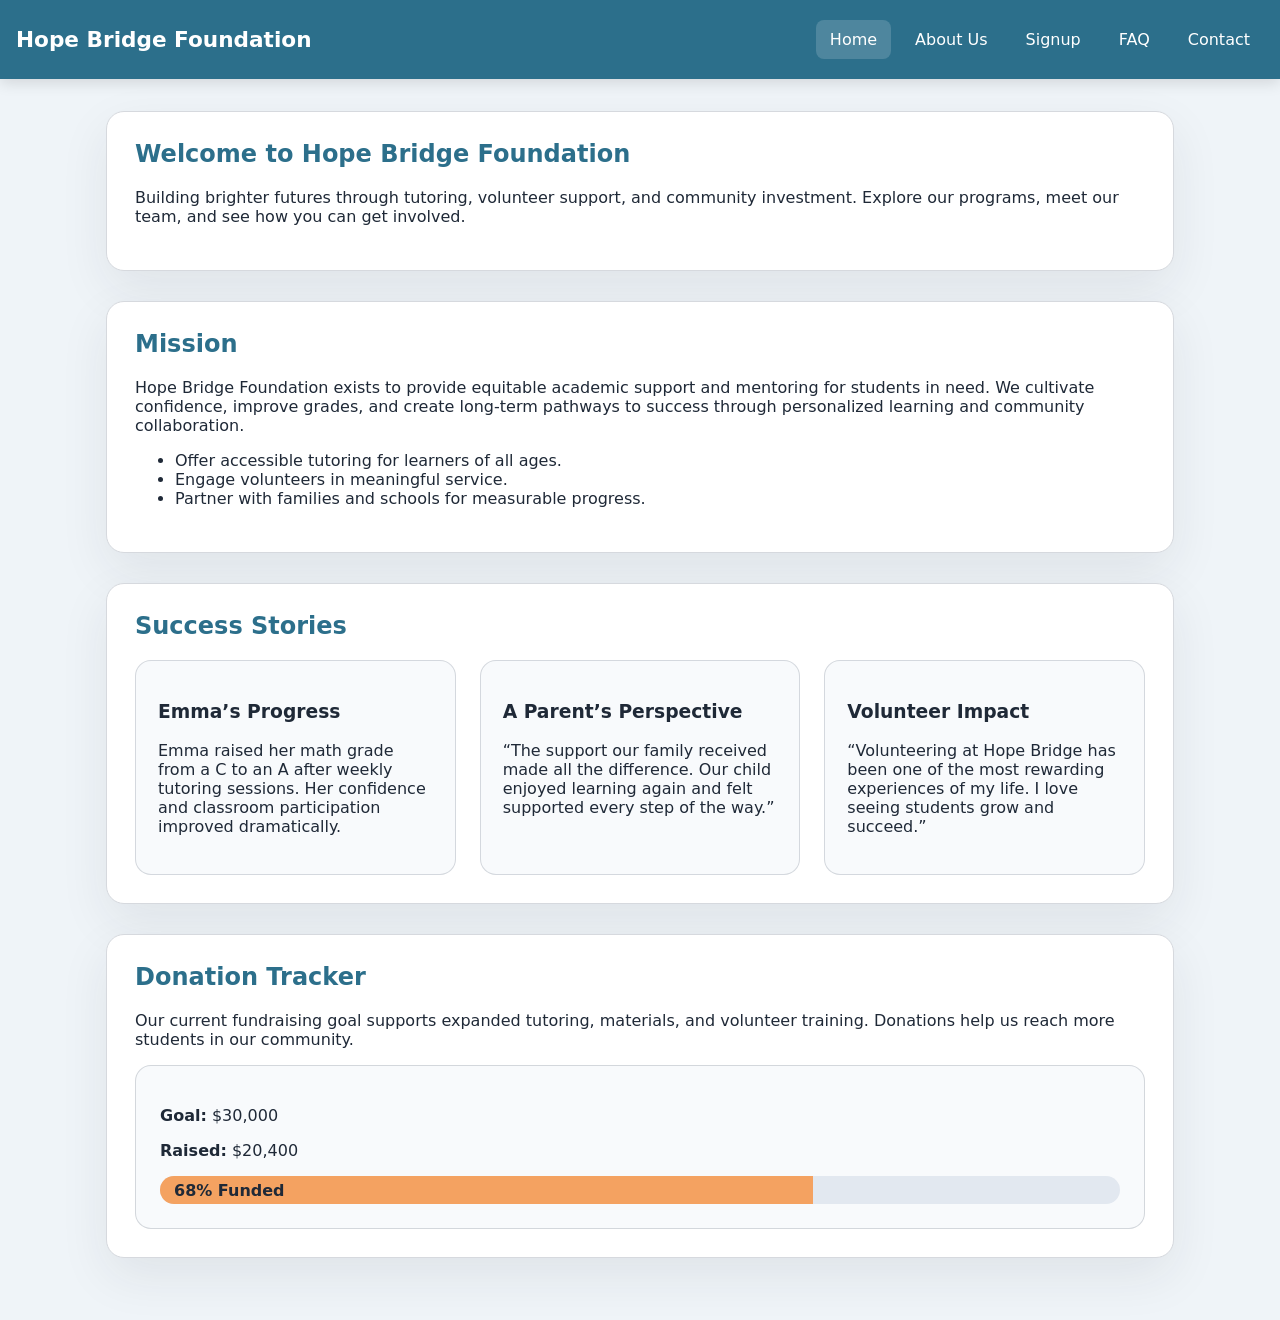
<file: index.html>
<!DOCTYPE html>
<html lang="en">
<head>
    <meta charset="UTF-8">
    <meta name="viewport" content="width=device-width, initial-scale=1.0">
    <title>Home | Hope Bridge Foundation</title>
    <link rel="stylesheet" href="style.css">
</head>
<body>
    <header>
        <div class="container">
            <a class="brand" href="index.html">Hope Bridge Foundation</a>
            <nav>
                <a class="active" href="index.html">Home</a>
                <a href="about.html">About Us</a>
                <div class="nav-item dropdown">
                    <a class="dropbtn" href="signup.html">Signup</a>
                    <div class="dropdown-content">
                        <a href="tutoring.html">Tutoring</a>
                        <a href="volunteer.html">Volunteer</a>
                        <a href="pricing.html">Pricing</a>
                    </div>
                </div>
                <a href="faq.html">FAQ</a>
                <a href="contact.html">Contact</a>
            </nav>
        </div>
    </header>
    <main class="container">
        <section>
            <h1>Welcome to Hope Bridge Foundation</h1>
            <p>Building brighter futures through tutoring, volunteer support, and community investment. Explore our programs, meet our team, and see how you can get involved.</p>
        </section>

        <section>
            <h2>Mission</h2>
            <p>Hope Bridge Foundation exists to provide equitable academic support and mentoring for students in need. We cultivate confidence, improve grades, and create long-term pathways to success through personalized learning and community collaboration.</p>
            <ul>
                <li>Offer accessible tutoring for learners of all ages.</li>
                <li>Engage volunteers in meaningful service.</li>
                <li>Partner with families and schools for measurable progress.</li>
            </ul>
        </section>

        <section>
            <h2>Success Stories</h2>
            <div class="grid grid-3">
                <div class="card">
                    <h3>Emma’s Progress</h3>
                    <p>Emma raised her math grade from a C to an A after weekly tutoring sessions. Her confidence and classroom participation improved dramatically.</p>
                </div>
                <div class="card">
                    <h3>A Parent’s Perspective</h3>
                    <p>“The support our family received made all the difference. Our child enjoyed learning again and felt supported every step of the way.”</p>
                </div>
                <div class="card">
                    <h3>Volunteer Impact</h3>
                    <p>“Volunteering at Hope Bridge has been one of the most rewarding experiences of my life. I love seeing students grow and succeed.”</p>
                </div>
            </div>
        </section>

        <section>
            <h2>Donation Tracker</h2>
            <p>Our current fundraising goal supports expanded tutoring, materials, and volunteer training. Donations help us reach more students in our community.</p>
            <div class="progress-card card">
                <p><strong>Goal:</strong> $30,000</p>
                <p><strong>Raised:</strong> $20,400</p>
                <div class="progress-bar"><span>68% Funded</span></div>
            </div>
        </section>
    </main>
</body>
</html>
</file>
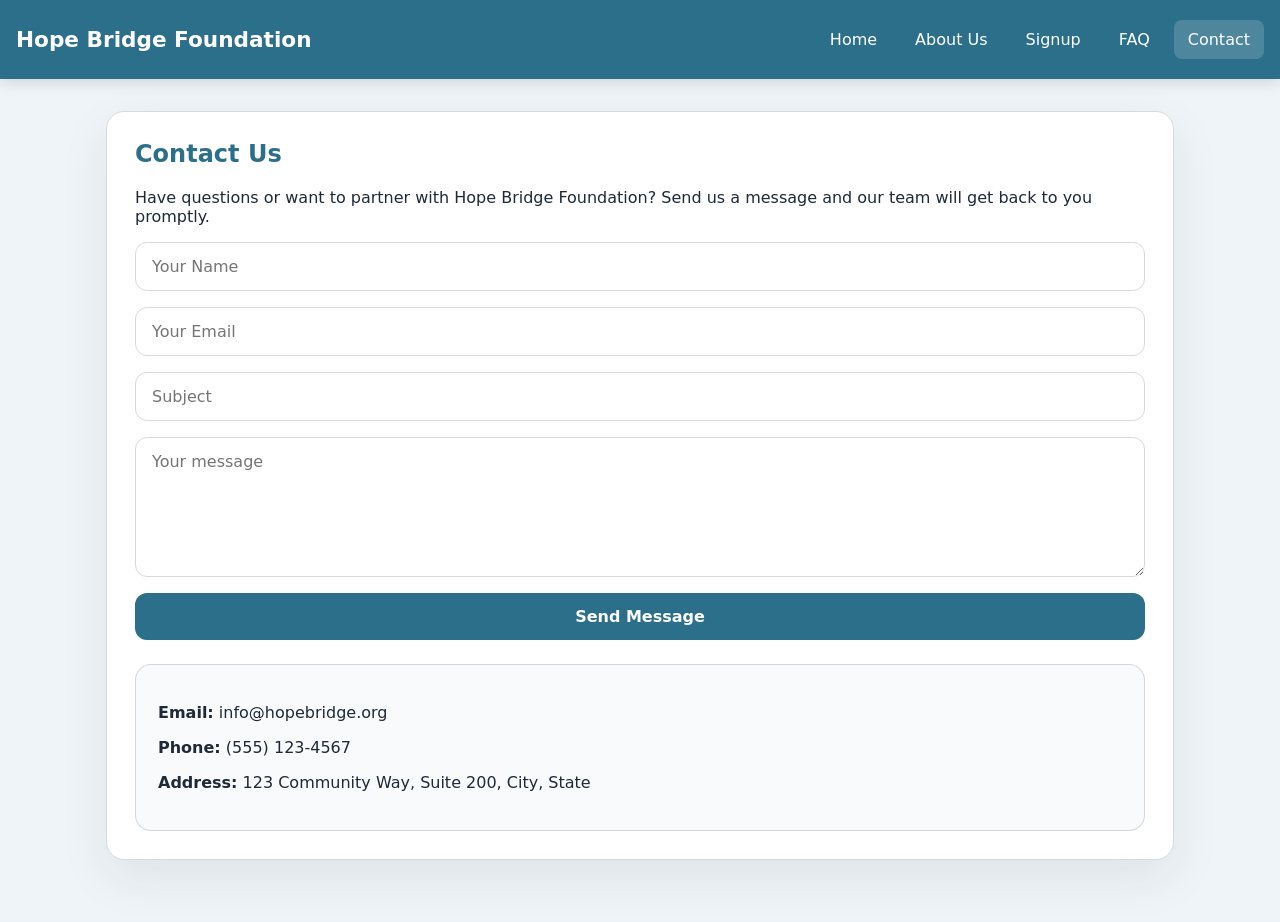
<file: contact.html>
<!DOCTYPE html>
<html lang="en">
<head>
    <meta charset="UTF-8">
    <meta name="viewport" content="width=device-width, initial-scale=1.0">
    <title>Contact | Hope Bridge Foundation</title>
    <link rel="stylesheet" href="style.css">
</head>
<body>
    <header>
        <div class="container">
            <a class="brand" href="index.html">Hope Bridge Foundation</a>
            <nav>
                <a href="index.html">Home</a>
                <a href="about.html">About Us</a>
                <div class="nav-item dropdown">
                    <a class="dropbtn" href="signup.html">Signup</a>
                    <div class="dropdown-content">
                        <a href="tutoring.html">Tutoring</a>
                        <a href="volunteer.html">Volunteer</a>
                        <a href="pricing.html">Pricing</a>
                    </div>
                </div>
                <a href="faq.html">FAQ</a>
                <a class="active" href="contact.html">Contact</a>
            </nav>
        </div>
    </header>
    <main class="container">
        <section>
            <h1>Contact Us</h1>
            <p>Have questions or want to partner with Hope Bridge Foundation? Send us a message and our team will get back to you promptly.</p>
            <form class="form-grid" action="#" method="post">
                <input type="text" name="name" placeholder="Your Name" required>
                <input type="email" name="email" placeholder="Your Email" required>
                <input type="text" name="subject" placeholder="Subject" required>
                <textarea name="message" placeholder="Your message" required></textarea>
                <button type="submit">Send Message</button>
            </form>
            <div class="card" style="margin-top: 24px;">
                <p><strong>Email:</strong> info@hopebridge.org</p>
                <p><strong>Phone:</strong> (555) 123-4567</p>
                <p><strong>Address:</strong> 123 Community Way, Suite 200, City, State</p>
            </div>
        </section>
    </main>
</body>
</html>
</file>
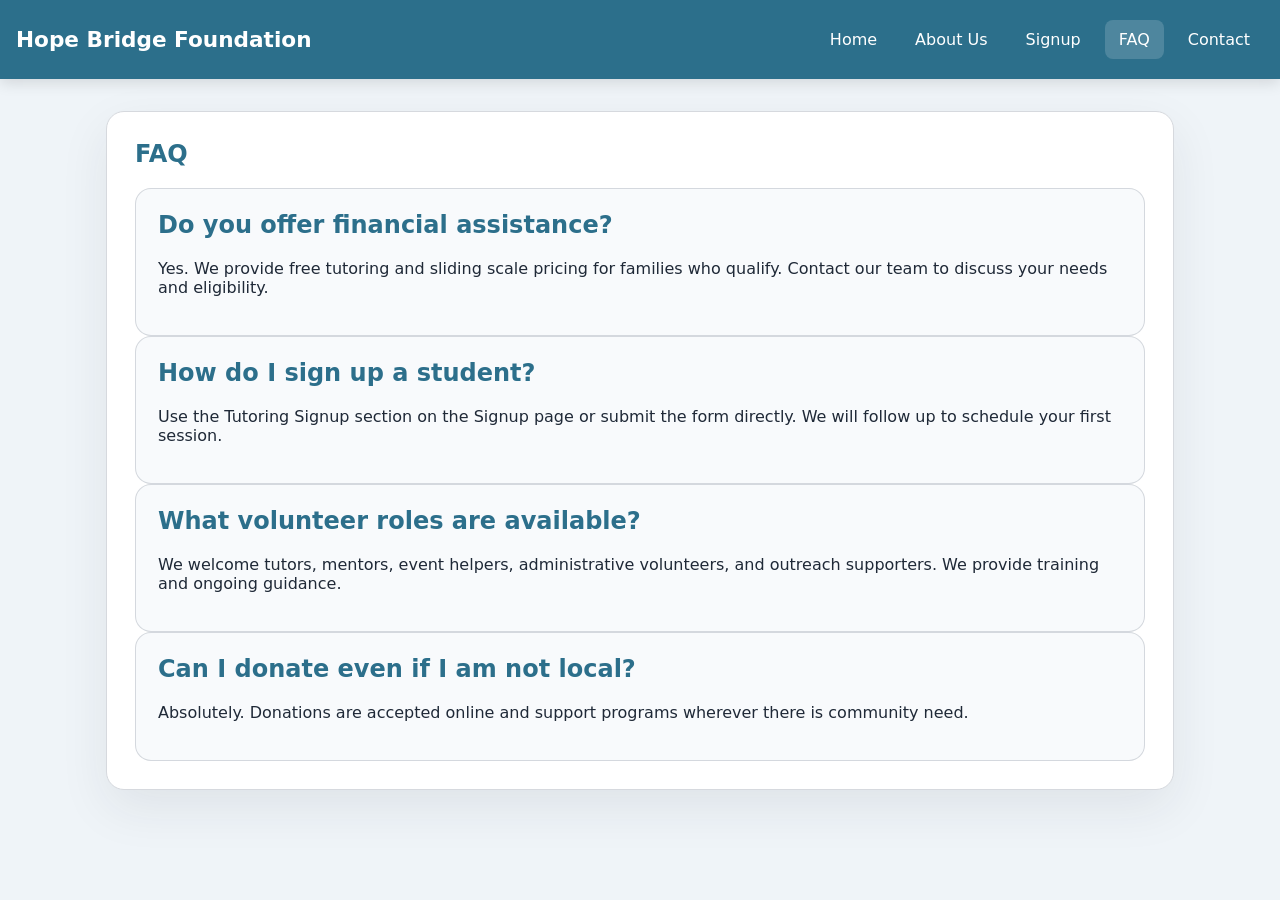
<file: faq.html>
<!DOCTYPE html>
<html lang="en">
<head>
    <meta charset="UTF-8">
    <meta name="viewport" content="width=device-width, initial-scale=1.0">
    <title>FAQ | Hope Bridge Foundation</title>
    <link rel="stylesheet" href="style.css">
</head>
<body>
    <header>
        <div class="container">
            <a class="brand" href="index.html">Hope Bridge Foundation</a>
            <nav>
                <a href="index.html">Home</a>
                <a href="about.html">About Us</a>
                <div class="nav-item dropdown">
                    <a class="dropbtn" href="signup.html">Signup</a>
                    <div class="dropdown-content">
                        <a href="tutoring.html">Tutoring</a>
                        <a href="volunteer.html">Volunteer</a>
                        <a href="pricing.html">Pricing</a>
                    </div>
                </div>
                <a class="active" href="faq.html">FAQ</a>
                <a href="contact.html">Contact</a>
            </nav>
        </div>
    </header>
    <main class="container">
        <section>
            <h1>FAQ</h1>
            <div class="card">
                <h2>Do you offer financial assistance?</h2>
                <p>Yes. We provide free tutoring and sliding scale pricing for families who qualify. Contact our team to discuss your needs and eligibility.</p>
            </div>
            <div class="card">
                <h2>How do I sign up a student?</h2>
                <p>Use the Tutoring Signup section on the Signup page or submit the form directly. We will follow up to schedule your first session.</p>
            </div>
            <div class="card">
                <h2>What volunteer roles are available?</h2>
                <p>We welcome tutors, mentors, event helpers, administrative volunteers, and outreach supporters. We provide training and ongoing guidance.</p>
            </div>
            <div class="card">
                <h2>Can I donate even if I am not local?</h2>
                <p>Absolutely. Donations are accepted online and support programs wherever there is community need.</p>
            </div>
        </section>
    </main>
</body>
</html>
</file>
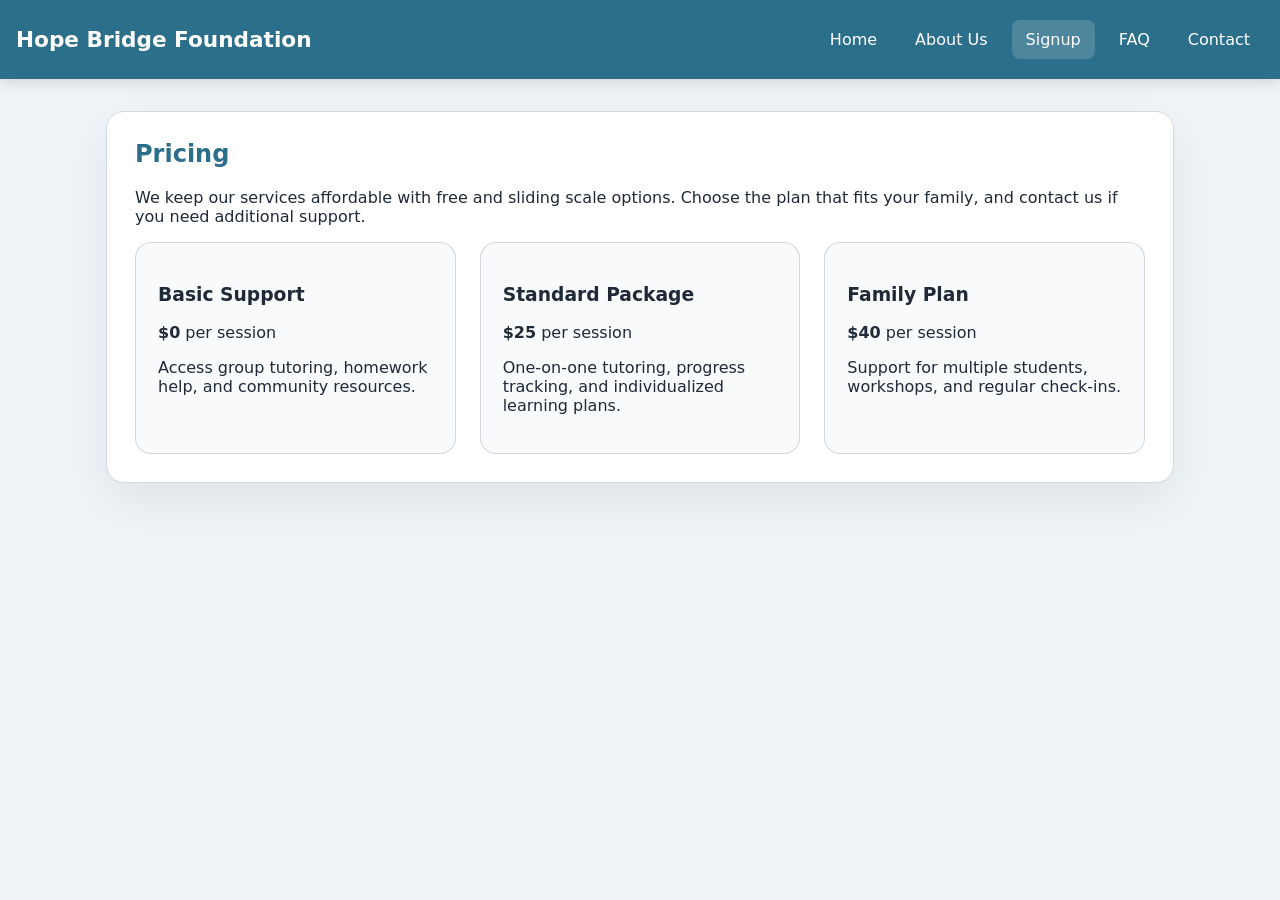
<file: pricing.html>
<!DOCTYPE html>
<html lang="en">
<head>
    <meta charset="UTF-8">
    <meta name="viewport" content="width=device-width, initial-scale=1.0">
    <title>Pricing | Hope Bridge Foundation</title>
    <link rel="stylesheet" href="style.css">
</head>
<body>
    <header>
        <div class="container">
            <a class="brand" href="index.html">Hope Bridge Foundation</a>
            <nav>
                <a href="index.html">Home</a>
                <a href="about.html">About Us</a>
                <div class="nav-item dropdown">
                    <a class="dropbtn active" href="signup.html">Signup</a>
                    <div class="dropdown-content">
                        <a href="tutoring.html">Tutoring</a>
                        <a href="volunteer.html">Volunteer</a>
                        <a href="pricing.html">Pricing</a>
                    </div>
                </div>
                <a href="faq.html">FAQ</a>
                <a href="contact.html">Contact</a>
            </nav>
        </div>
    </header>
    <main class="container">
        <section>
            <h1>Pricing</h1>
            <p>We keep our services affordable with free and sliding scale options. Choose the plan that fits your family, and contact us if you need additional support.</p>
            <div class="grid grid-3">
                <div class="card">
                    <h3>Basic Support</h3>
                    <p><strong>$0</strong> per session</p>
                    <p>Access group tutoring, homework help, and community resources.</p>
                </div>
                <div class="card">
                    <h3>Standard Package</h3>
                    <p><strong>$25</strong> per session</p>
                    <p>One-on-one tutoring, progress tracking, and individualized learning plans.</p>
                </div>
                <div class="card">
                    <h3>Family Plan</h3>
                    <p><strong>$40</strong> per session</p>
                    <p>Support for multiple students, workshops, and regular check-ins.</p>
                </div>
            </div>
        </section>
    </main>
</body>
</html>
</file>
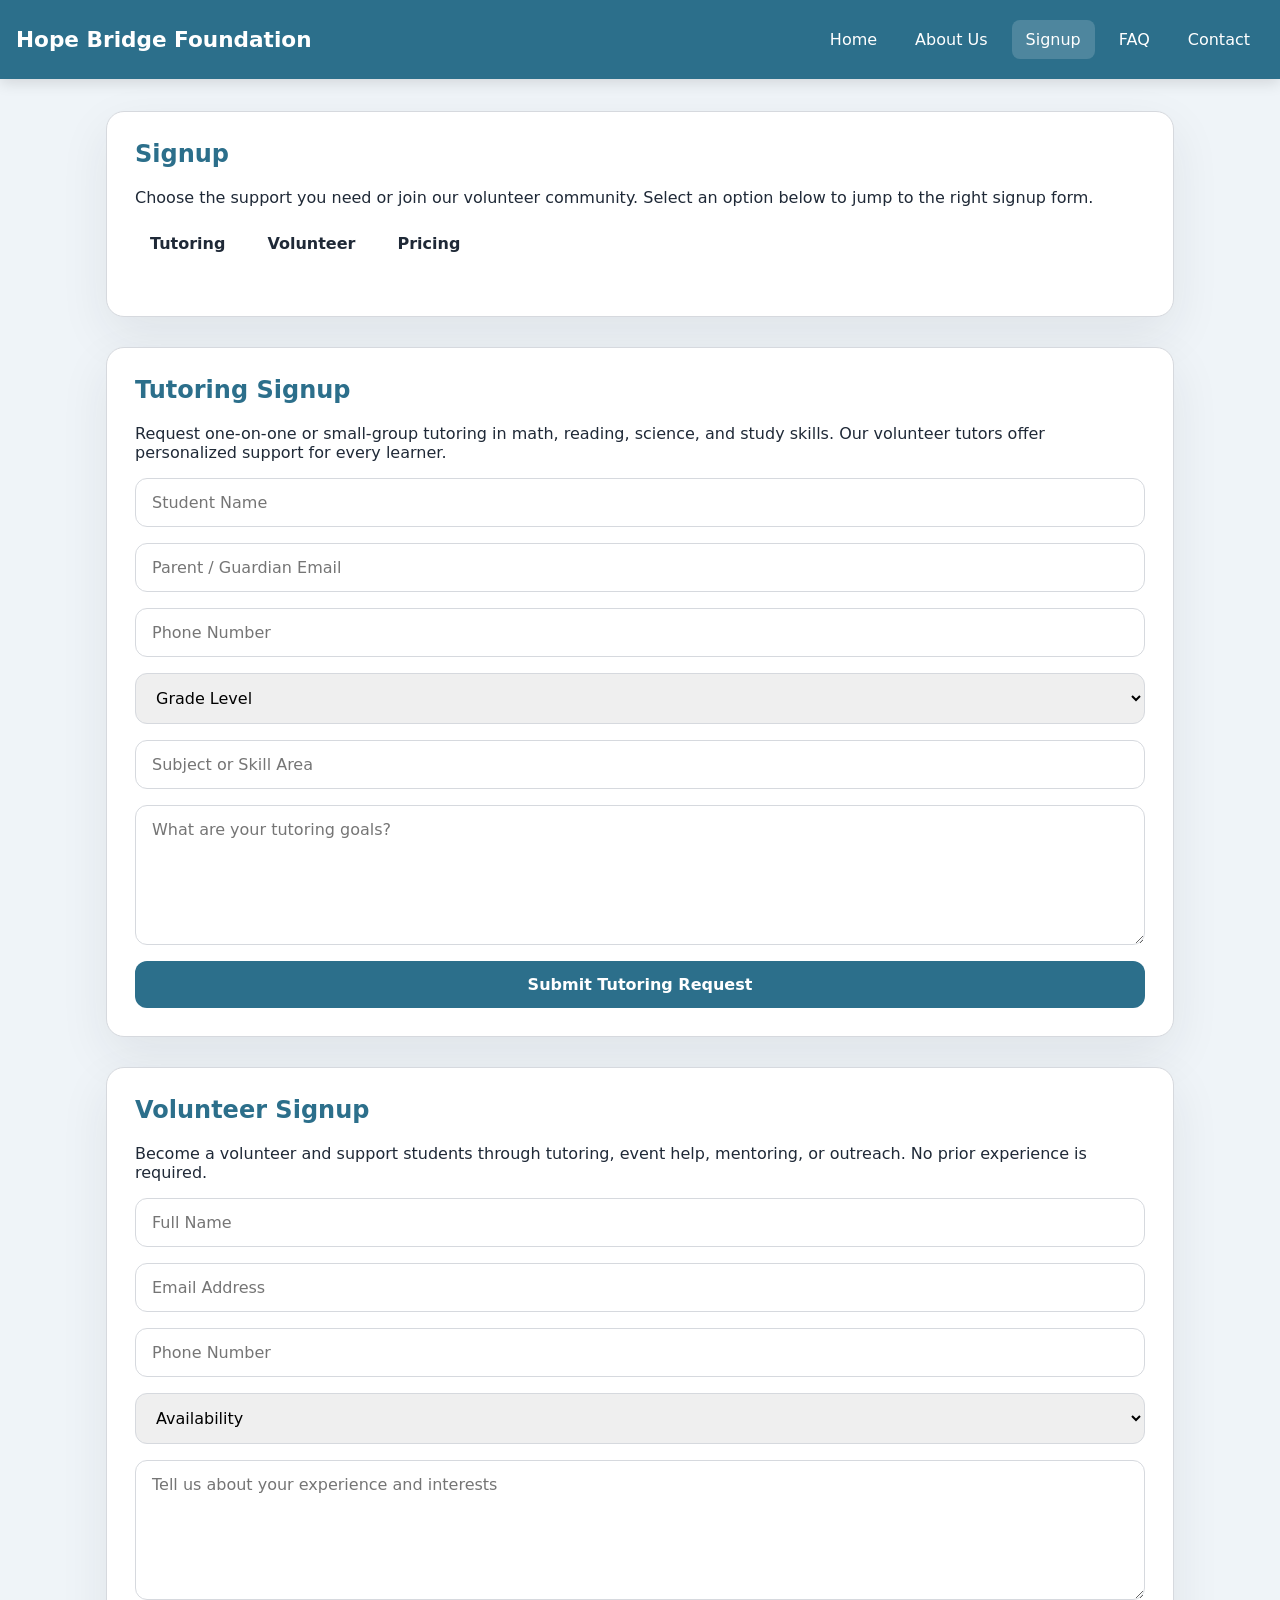
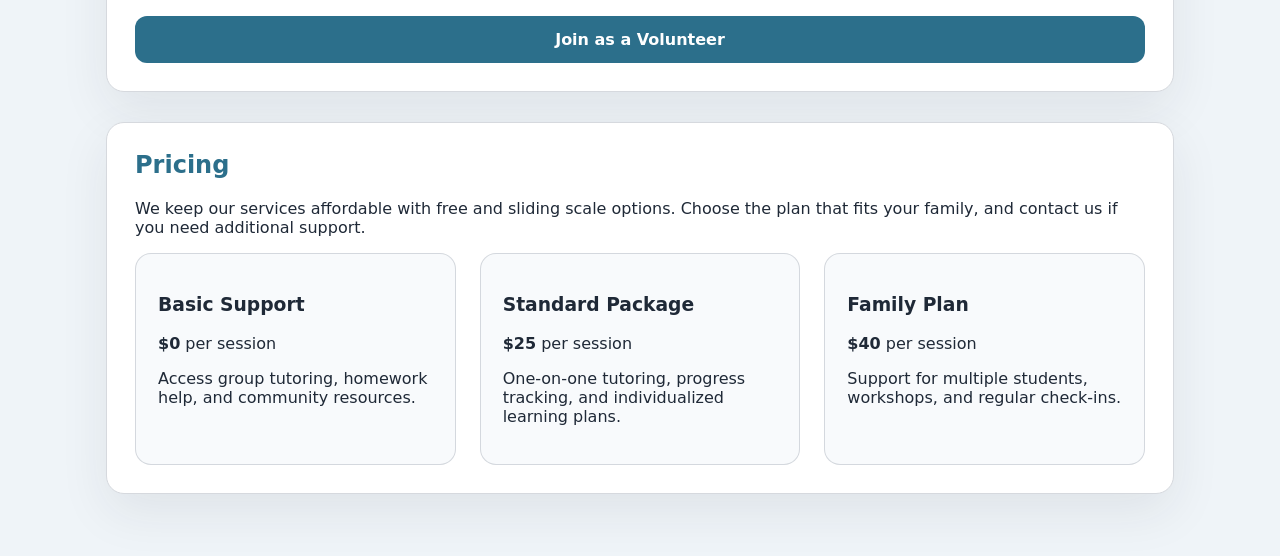
<file: signup.html>
<!DOCTYPE html>
<html lang="en">
<head>
    <meta charset="UTF-8">
    <meta name="viewport" content="width=device-width, initial-scale=1.0">
    <title>Signup | Hope Bridge Foundation</title>
    <link rel="stylesheet" href="style.css">
</head>
<body>
    <header>
        <div class="container">
            <a class="brand" href="index.html">Hope Bridge Foundation</a>
            <nav>
                <a href="index.html">Home</a>
                <a href="about.html">About Us</a>
                <div class="nav-item dropdown">
                    <a class="dropbtn active" href="signup.html">Signup</a>
                    <div class="dropdown-content">
                        <a href="tutoring.html">Tutoring</a>
                        <a href="volunteer.html">Volunteer</a>
                        <a href="pricing.html">Pricing</a>
                    </div>
                </div>
                <a href="faq.html">FAQ</a>
                <a href="contact.html">Contact</a>
            </nav>
        </div>
    </header>
    <main class="container">
        <section>
            <h1>Signup</h1>
            <p>Choose the support you need or join our volunteer community. Select an option below to jump to the right signup form.</p>
            <div class="subnav">
                <a href="#tutoring">Tutoring</a>
                <a href="#volunteer">Volunteer</a>
                <a href="#pricing">Pricing</a>
            </div>
        </section>

        <section id="tutoring">
            <h2>Tutoring Signup</h2>
            <p>Request one-on-one or small-group tutoring in math, reading, science, and study skills. Our volunteer tutors offer personalized support for every learner.</p>
            <form class="form-grid" action="#" method="post">
                <input type="text" name="studentName" placeholder="Student Name" required>
                <input type="email" name="parentEmail" placeholder="Parent / Guardian Email" required>
                <input type="tel" name="phone" placeholder="Phone Number" required>
                <select name="gradeLevel" required>
                    <option value="">Grade Level</option>
                    <option>Elementary</option>
                    <option>Middle School</option>
                    <option>High School</option>
                    <option>Adult Learner</option>
                </select>
                <input type="text" name="subject" placeholder="Subject or Skill Area" required>
                <textarea name="goals" placeholder="What are your tutoring goals?" required></textarea>
                <button type="submit">Submit Tutoring Request</button>
            </form>
        </section>

        <section id="volunteer">
            <h2>Volunteer Signup</h2>
            <p>Become a volunteer and support students through tutoring, event help, mentoring, or outreach. No prior experience is required.</p>
            <form class="form-grid" action="#" method="post">
                <input type="text" name="volunteerName" placeholder="Full Name" required>
                <input type="email" name="volunteerEmail" placeholder="Email Address" required>
                <input type="tel" name="volunteerPhone" placeholder="Phone Number" required>
                <select name="availability" required>
                    <option value="">Availability</option>
                    <option>Weekdays</option>
                    <option>Evenings</option>
                    <option>Weekends</option>
                    <option>Flexible</option>
                </select>
                <textarea name="experience" placeholder="Tell us about your experience and interests" required></textarea>
                <button type="submit">Join as a Volunteer</button>
            </form>
        </section>

        <section id="pricing">
            <h2>Pricing</h2>
            <p>We keep our services affordable with free and sliding scale options. Choose the plan that fits your family, and contact us if you need additional support.</p>
            <div class="grid grid-3">
                <div class="pricing-card card">
                    <h3>Basic Support</h3>
                    <p><strong>$0</strong> per session</p>
                    <p>Access group tutoring, homework help, and community resources.</p>
                </div>
                <div class="pricing-card card">
                    <h3>Standard Package</h3>
                    <p><strong>$25</strong> per session</p>
                    <p>One-on-one tutoring, progress tracking, and individualized learning plans.</p>
                </div>
                <div class="pricing-card card">
                    <h3>Family Plan</h3>
                    <p><strong>$40</strong> per session</p>
                    <p>Support for multiple students, workshops, and regular check-ins.</p>
                </div>
            </div>
        </section>
    </main>
</body>
</html>
</file>
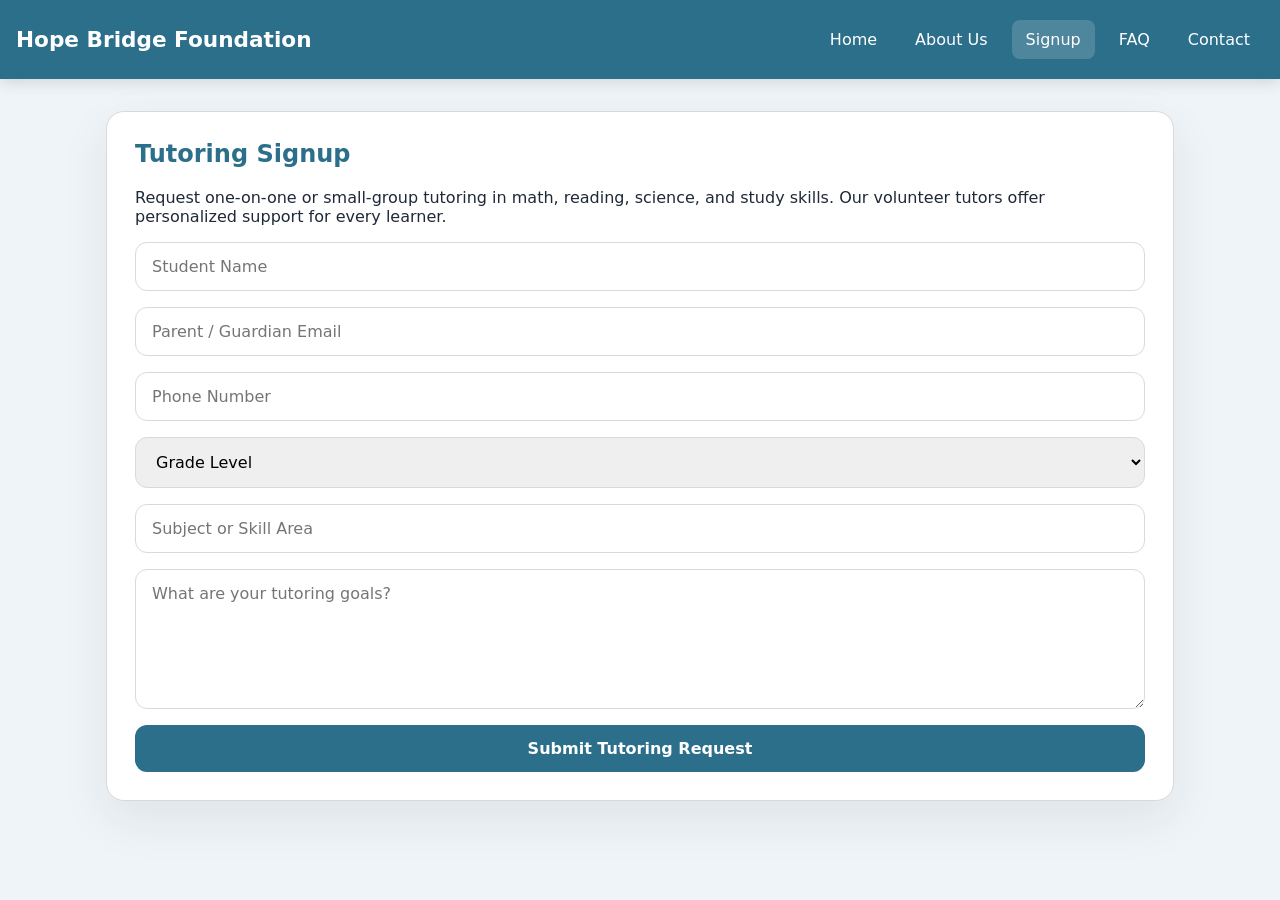
<file: tutoring.html>
<!DOCTYPE html>
<html lang="en">
<head>
    <meta charset="UTF-8">
    <meta name="viewport" content="width=device-width, initial-scale=1.0">
    <title>Tutoring Signup | Hope Bridge Foundation</title>
    <link rel="stylesheet" href="style.css">
</head>
<body>
    <header>
        <div class="container">
            <a class="brand" href="index.html">Hope Bridge Foundation</a>
            <nav>
                <a href="index.html">Home</a>
                <a href="about.html">About Us</a>
                <div class="nav-item dropdown">
                    <a class="dropbtn active" href="signup.html">Signup</a>
                    <div class="dropdown-content">
                        <a href="tutoring.html">Tutoring</a>
                        <a href="volunteer.html">Volunteer</a>
                        <a href="pricing.html">Pricing</a>
                    </div>
                </div>
                <a href="faq.html">FAQ</a>
                <a href="contact.html">Contact</a>
            </nav>
        </div>
    </header>
    <main class="container">
        <section>
            <h1>Tutoring Signup</h1>
            <p>Request one-on-one or small-group tutoring in math, reading, science, and study skills. Our volunteer tutors offer personalized support for every learner.</p>
            <form class="form-grid" action="#" method="post">
                <input type="text" name="studentName" placeholder="Student Name" required>
                <input type="email" name="parentEmail" placeholder="Parent / Guardian Email" required>
                <input type="tel" name="phone" placeholder="Phone Number" required>
                <select name="gradeLevel" required>
                    <option value="">Grade Level</option>
                    <option>Elementary</option>
                    <option>Middle School</option>
                    <option>High School</option>
                    <option>Adult Learner</option>
                </select>
                <input type="text" name="subject" placeholder="Subject or Skill Area" required>
                <textarea name="goals" placeholder="What are your tutoring goals?" required></textarea>
                <button type="submit">Submit Tutoring Request</button>
            </form>
        </section>
    </main>
</body>
</html>
</file>
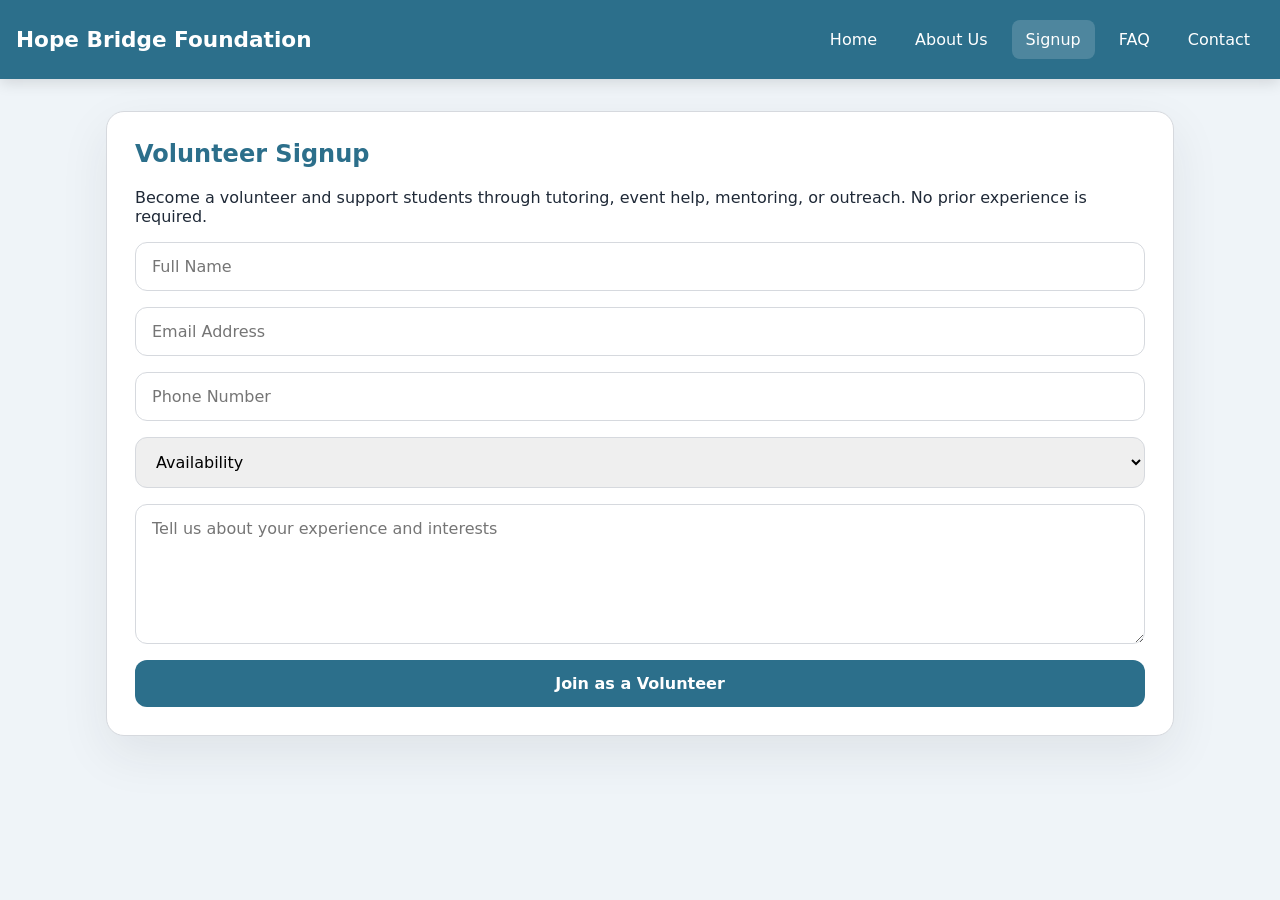
<file: volunteer.html>
<!DOCTYPE html>
<html lang="en">
<head>
    <meta charset="UTF-8">
    <meta name="viewport" content="width=device-width, initial-scale=1.0">
    <title>Volunteer Signup | Hope Bridge Foundation</title>
    <link rel="stylesheet" href="style.css">
</head>
<body>
    <header>
        <div class="container">
            <a class="brand" href="index.html">Hope Bridge Foundation</a>
            <nav>
                <a href="index.html">Home</a>
                <a href="about.html">About Us</a>
                <div class="nav-item dropdown">
                    <a class="dropbtn active" href="signup.html">Signup</a>
                    <div class="dropdown-content">
                        <a href="tutoring.html">Tutoring</a>
                        <a href="volunteer.html">Volunteer</a>
                        <a href="pricing.html">Pricing</a>
                    </div>
                </div>
                <a href="faq.html">FAQ</a>
                <a href="contact.html">Contact</a>
            </nav>
        </div>
    </header>
    <main class="container">
        <section>
            <h1>Volunteer Signup</h1>
            <p>Become a volunteer and support students through tutoring, event help, mentoring, or outreach. No prior experience is required.</p>
            <form class="form-grid" action="#" method="post">
                <input type="text" name="volunteerName" placeholder="Full Name" required>
                <input type="email" name="volunteerEmail" placeholder="Email Address" required>
                <input type="tel" name="volunteerPhone" placeholder="Phone Number" required>
                <select name="availability" required>
                    <option value="">Availability</option>
                    <option>Weekdays</option>
                    <option>Evenings</option>
                    <option>Weekends</option>
                    <option>Flexible</option>
                </select>
                <textarea name="experience" placeholder="Tell us about your experience and interests" required></textarea>
                <button type="submit">Join as a Volunteer</button>
            </form>
        </section>
    </main>
</body>
</html>
</file>
<file: style.css>
:root {
    --primary: #2c6f8b;
    --secondary: #f4a261;
    --background: #eff4f8;
    --surface: #ffffff;
    --text: #1f2937;
    --muted: #475569;
    --border: #d6d9de;
    --shadow: 0 18px 50px rgba(32, 42, 57, 0.08);
}

* {
    box-sizing: border-box;
}

body {
    margin: 0;
    font-family: Inter, system-ui, -apple-system, BlinkMacSystemFont, "Segoe UI", sans-serif;
    background: var(--background);
    color: var(--text);
}

a {
    color: inherit;
    text-decoration: none;
}

header {
    background: var(--primary);
    color: white;
    padding: 20px 16px;
    position: sticky;
    top: 0;
    z-index: 100;
    box-shadow: 0 4px 14px rgba(0, 0, 0, 0.12);
}

header .container {
    display: flex;
    align-items: center;
    justify-content: space-between;
    flex-wrap: wrap;
    gap: 12px;
}

.brand {
    font-size: 1.35rem;
    font-weight: 700;
}

nav {
    display: flex;
    flex-wrap: wrap;
    gap: 10px;
    justify-content: center;
    align-items: center;
}

nav a,
.dropbtn {
    display: inline-flex;
    align-items: center;
    color: white;
    padding: 10px 14px;
    border-radius: 8px;
    transition: background 0.2s ease;
}

nav a:hover,
nav a.active,
.dropbtn:hover,
.dropbtn.active {
    background: rgba(255, 255, 255, 0.16);
}

.nav-item,
.dropdown {
    position: relative;
    display: inline-flex;
    align-items: center;
}

.dropdown-content {
    display: none;
    position: absolute;
    top: 100%;
    left: 0;
    min-width: 200px;
    background: var(--surface);
    border-radius: 14px;
    box-shadow: 0 20px 45px rgba(17, 24, 39, 0.12);
    overflow: hidden;
    z-index: 200;
}

.dropdown:focus-within .dropdown-content,
.dropdown:hover .dropdown-content {
    display: block;
}

.dropdown-content a {
    display: block;
    padding: 12px 16px;
    color: var(--text);
    background: var(--surface);
    border-bottom: 1px solid rgba(209, 213, 219, 0.85);
}

.dropdown-content a:last-child {
    border-bottom: none;
}

.dropdown:hover .dropdown-content {
    display: block;
}

.dropdown-content a:hover {
    background: #f1f5f9;
}

main.container {
    width: min(1100px, 100%);
    margin: 0 auto;
    padding: 32px 16px;
}

section {
    background: var(--surface);
    border: 1px solid var(--border);
    border-radius: 18px;
    padding: 28px;
    margin-bottom: 30px;
    box-shadow: var(--shadow);
}

section h1,
section h2 {
    margin-top: 0;
    color: var(--primary);
}

.hero {
    display: grid;
    gap: 18px;
}

.grid {
    display: grid;
    gap: 24px;
}

.grid-3 {
    grid-template-columns: repeat(auto-fit, minmax(220px, 1fr));
}

.card {
    padding: 22px;
    border-radius: 16px;
    background: #f8fafc;
    border: 1px solid rgba(209, 213, 219, 0.9);
}

.form-grid {
    display: grid;
    gap: 16px;
}

input,
textarea,
select,
button {
    width: 100%;
    padding: 14px 16px;
    border-radius: 12px;
    border: 1px solid var(--border);
    font: inherit;
}

textarea {
    min-height: 140px;
    resize: vertical;
}

button {
    background: var(--primary);
    color: white;
    border: none;
    cursor: pointer;
    font-weight: 600;
}

button:hover {
    filter: brightness(1.05);
}

.progress-card {
    padding: 24px;
    border-radius: 16px;
    background: #f8fafc;
    border: 1px solid rgba(209, 213, 219, 0.95);
}

.progress-bar {
    position: relative;
    background: #e2e8f0;
    border-radius: 14px;
    overflow: hidden;
    height: 28px;
    margin-top: 16px;
}

.progress-bar span {
    display: inline-flex;
    align-items: center;
    justify-content: flex-start;
    height: 100%;
    width: 68%;
    background: var(--secondary);
    padding-left: 14px;
    font-weight: 700;
    color: var(--text);
}

.team-card img {
    width: 100%;
    border-radius: 16px;
    object-fit: cover;
    aspect-ratio: 4 / 3;
    margin-bottom: 16px;
}

.subnav {
    display: flex;
    flex-wrap: wrap;
    gap: 12px;
    margin-bottom: 24px;
}

.subnav a {
    padding: 10px 14px;
    border-radius: 10px;
    border: 1px solid rgba(255,255,255,0.2);
    background: #ffffff;
    color: var(--text);
    font-weight: 600;
}

.subnav a:hover {
    background: #f1f5f9;
}

@media (max-width: 768px) {
    header .container {
        justify-content: center;
    }
    .hero {
        gap: 16px;
    }
}

@media (max-width: 768px) {
    nav {
        flex-direction: column;
        align-items: stretch;
    }
    .nav-item,
    nav a,
    .dropbtn {
        width: 100%;
    }
    .dropdown-content {
        position: static;
        width: 100%;
        border-radius: 0 0 14px 14px;
    }
    .dropdown:hover .dropdown-content,
    .dropdown:focus-within .dropdown-content {
        display: block;
    }
}

@media (max-width: 540px) {
    nav {
        justify-content: center;
    }
    section {
        padding: 20px;
    }
}
</file>
